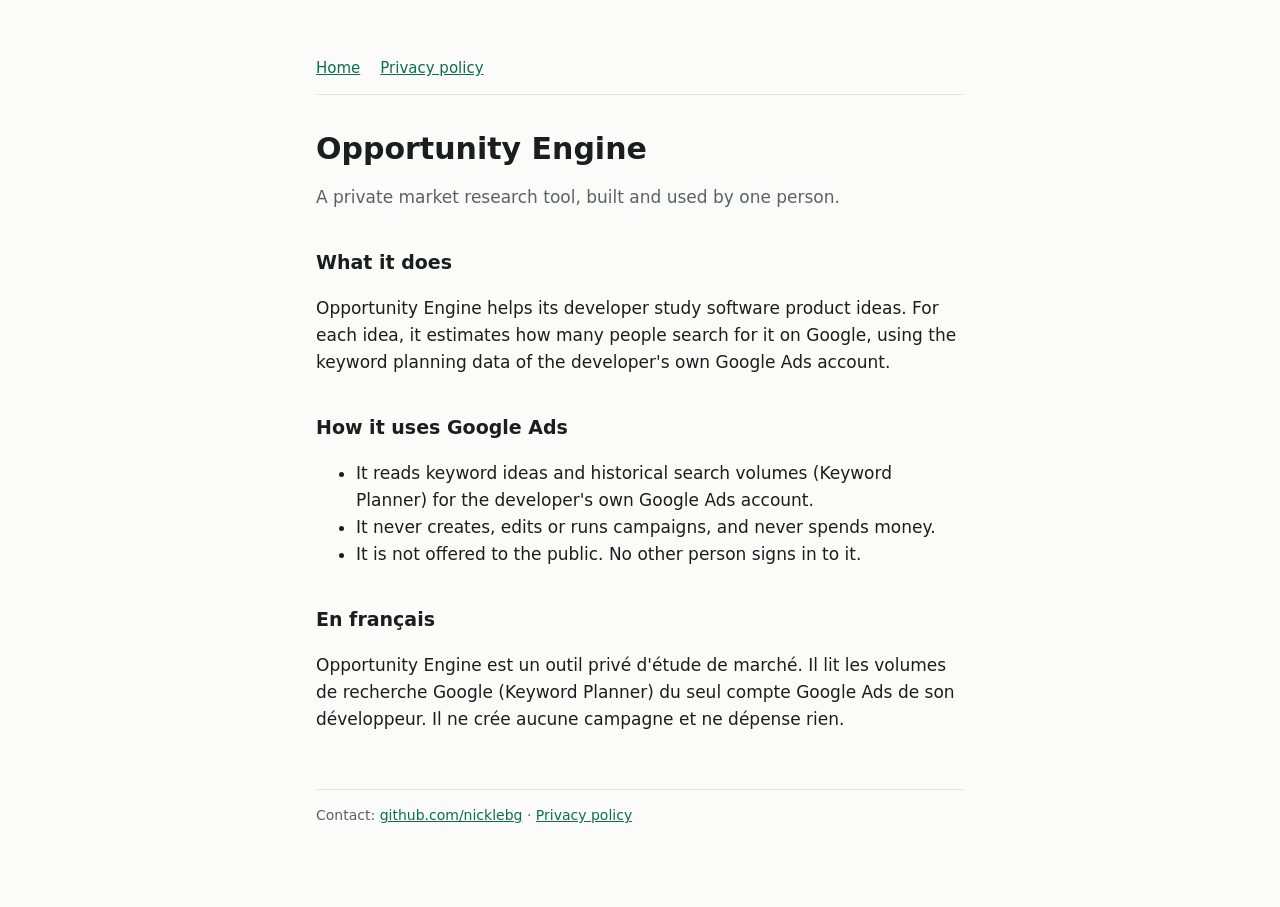
<file: index.html>
<!doctype html>
<html lang="en"><head><meta charset="utf-8"><meta name="viewport" content="width=device-width,initial-scale=1">
<title>Opportunity Engine</title><meta name="description" content="Opportunity Engine is a private market research tool.">
<link rel="stylesheet" href="style.css"></head>
<body><main>
<nav><a href="./">Home</a><a href="privacy.html">Privacy policy</a></nav>
<h1>Opportunity Engine</h1>
<p class="mute">A private market research tool, built and used by one person.</p>
<h2>What it does</h2>
<p>Opportunity Engine helps its developer study software product ideas. For each idea, it estimates how many people search for it on Google, using the keyword planning data of the developer's own Google Ads account.</p>
<h2>How it uses Google Ads</h2>
<ul>
<li>It reads keyword ideas and historical search volumes (Keyword Planner) for the developer's own Google Ads account.</li>
<li>It never creates, edits or runs campaigns, and never spends money.</li>
<li>It is not offered to the public. No other person signs in to it.</li>
</ul>
<h2>En français</h2>
<p>Opportunity Engine est un outil privé d'étude de marché. Il lit les volumes de recherche Google (Keyword Planner) du seul compte Google Ads de son développeur. Il ne crée aucune campagne et ne dépense rien.</p>
<footer>Contact: <a href="https://github.com/nicklebg">github.com/nicklebg</a> · <a href="privacy.html">Privacy policy</a></footer>
</main></body></html>
</file>
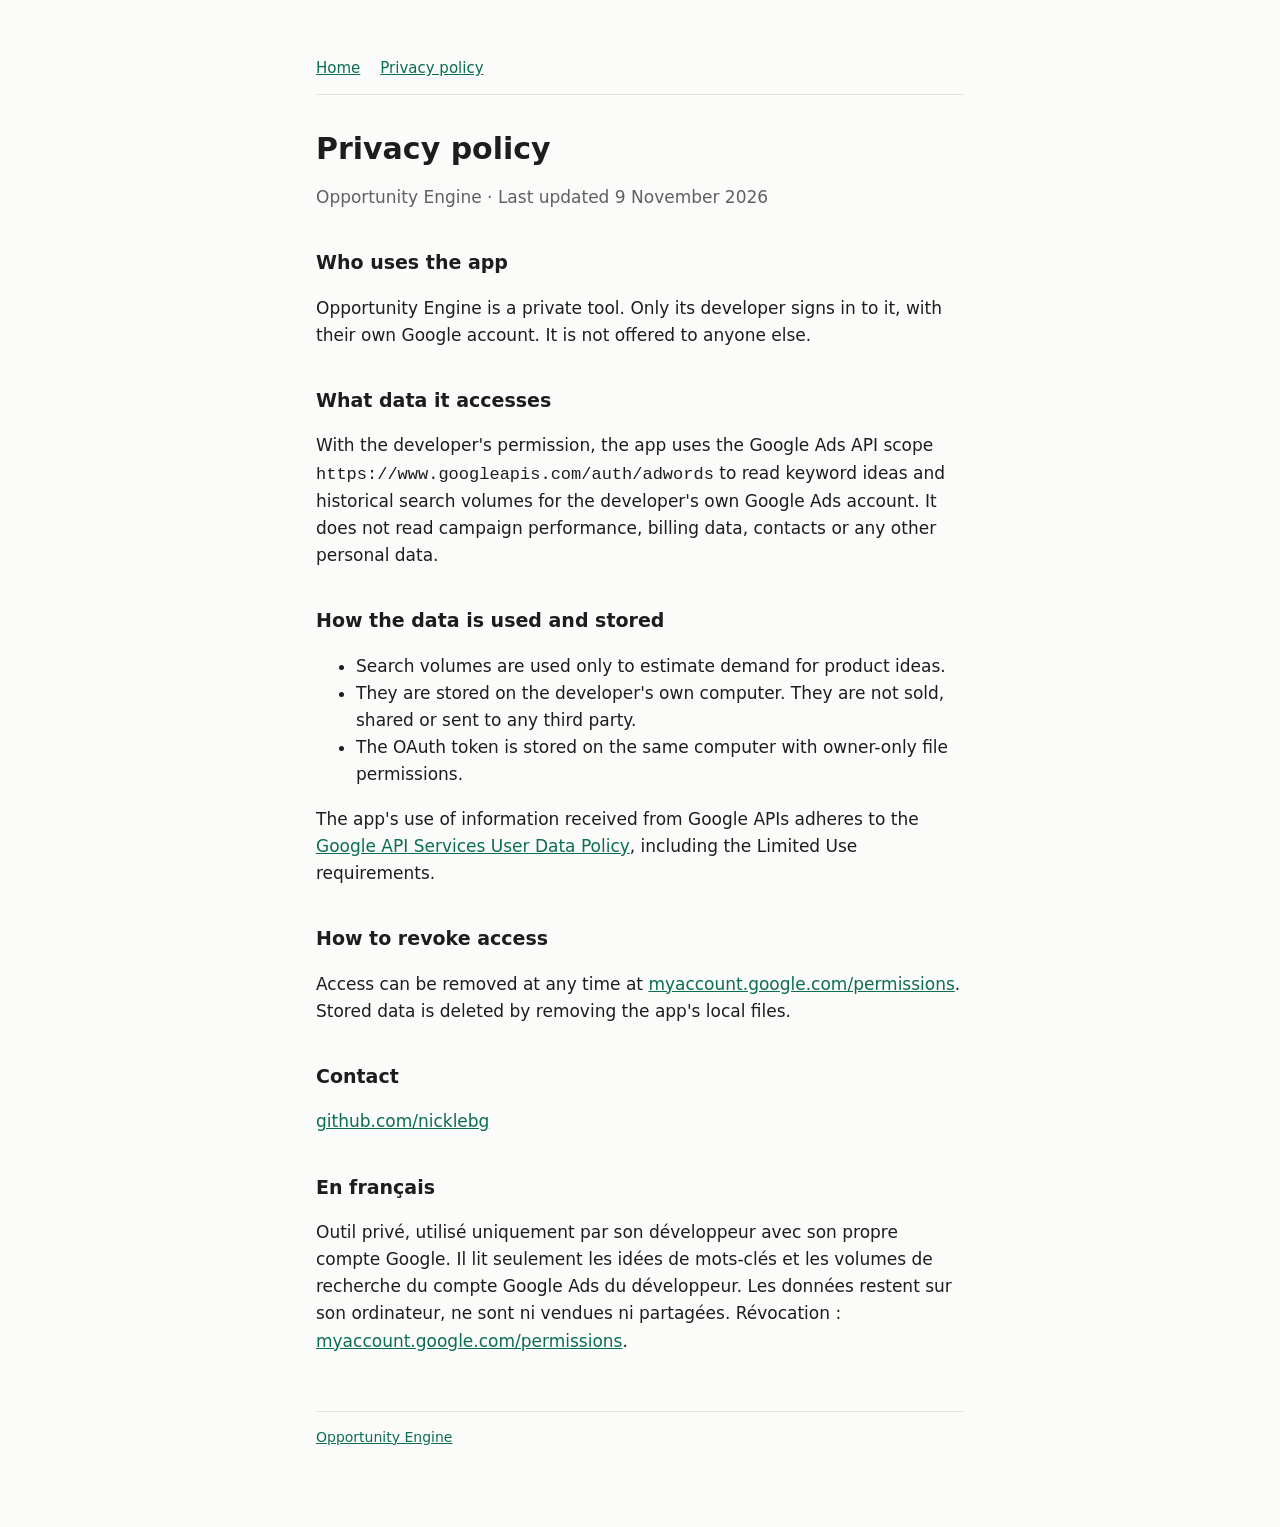
<file: privacy.html>
<!doctype html>
<html lang="en"><head><meta charset="utf-8"><meta name="viewport" content="width=device-width,initial-scale=1">
<title>Privacy policy</title><meta name="description" content="Privacy policy of Opportunity Engine.">
<link rel="stylesheet" href="style.css"></head>
<body><main>
<nav><a href="./">Home</a><a href="privacy.html">Privacy policy</a></nav>
<h1>Privacy policy</h1>
<p class="mute">Opportunity Engine · Last updated 9 November 2026</p>
<h2>Who uses the app</h2>
<p>Opportunity Engine is a private tool. Only its developer signs in to it, with their own Google account. It is not offered to anyone else.</p>
<h2>What data it accesses</h2>
<p>With the developer's permission, the app uses the Google Ads API scope <code>https://www.googleapis.com/auth/adwords</code> to read keyword ideas and historical search volumes for the developer's own Google Ads account. It does not read campaign performance, billing data, contacts or any other personal data.</p>
<h2>How the data is used and stored</h2>
<ul>
<li>Search volumes are used only to estimate demand for product ideas.</li>
<li>They are stored on the developer's own computer. They are not sold, shared or sent to any third party.</li>
<li>The OAuth token is stored on the same computer with owner-only file permissions.</li>
</ul>
<p>The app's use of information received from Google APIs adheres to the <a href="https://developers.google.com/terms/api-services-user-data-policy">Google API Services User Data Policy</a>, including the Limited Use requirements.</p>
<h2>How to revoke access</h2>
<p>Access can be removed at any time at <a href="https://myaccount.google.com/permissions">myaccount.google.com/permissions</a>. Stored data is deleted by removing the app's local files.</p>
<h2>Contact</h2>
<p><a href="https://github.com/nicklebg">github.com/nicklebg</a></p>
<h2>En français</h2>
<p>Outil privé, utilisé uniquement par son développeur avec son propre compte Google. Il lit seulement les idées de mots-clés et les volumes de recherche du compte Google Ads du développeur. Les données restent sur son ordinateur, ne sont ni vendues ni partagées. Révocation : <a href="https://myaccount.google.com/permissions">myaccount.google.com/permissions</a>.</p>
<footer><a href="./">Opportunity Engine</a></footer>
</main></body></html>
</file>
<file: style.css>
:root{--bg:#fbfbf9;--fg:#1b1d1f;--mute:#5d6166;--line:#e4e4df;--acc:#0b6e4f}
@media (prefers-color-scheme:dark){:root{--bg:#121416;--fg:#e9eae6;--mute:#9da1a6;--line:#2a2d30;--acc:#5fd3a6}}
*{box-sizing:border-box}body{margin:0;background:var(--bg);color:var(--fg);font:17px/1.6 system-ui,-apple-system,"Segoe UI",sans-serif}
main{max-width:680px;margin:0 auto;padding:56px 16px 80px}h1{font-size:30px;line-height:1.2;margin:0 0 8px}
h2{font-size:19px;margin:36px 0 8px}p,li{color:var(--fg)}.mute{color:var(--mute)}a{color:var(--acc)}
nav{display:flex;gap:20px;border-bottom:1px solid var(--line);padding-bottom:14px;margin-bottom:36px;font-size:15px}
footer{margin-top:56px;border-top:1px solid var(--line);padding-top:14px;font-size:14px;color:var(--mute)}
</file>
